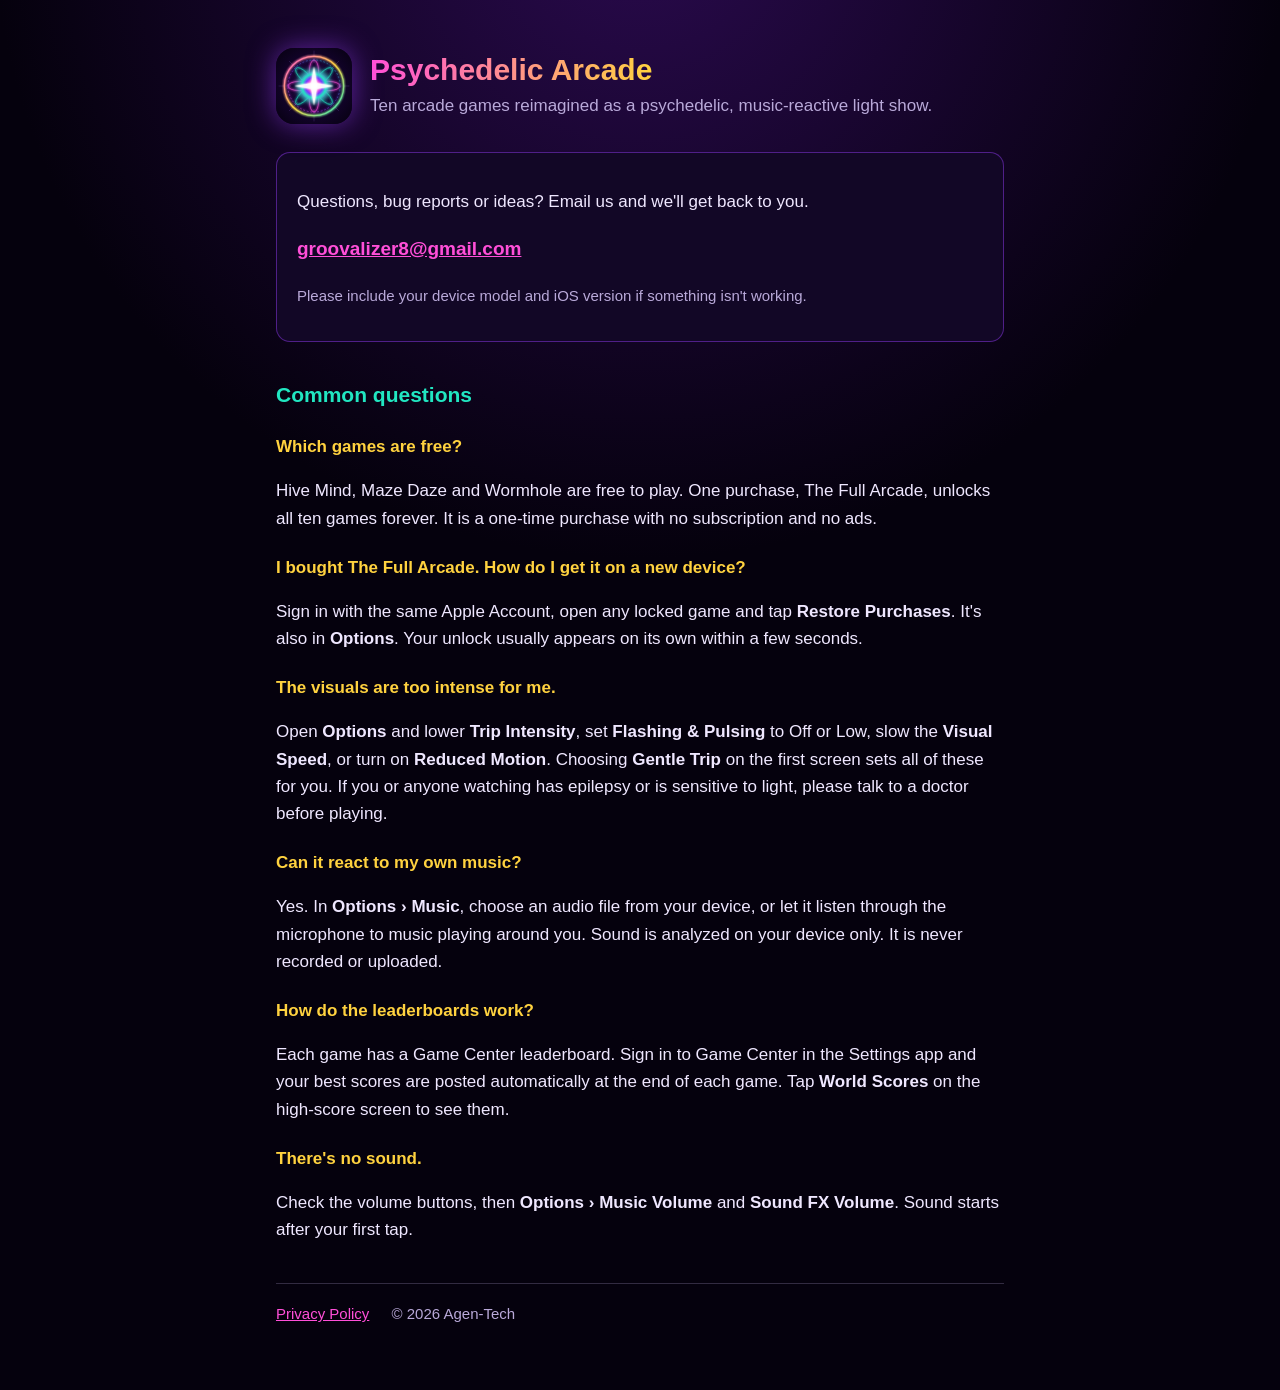
<file: index.html>
<!doctype html>
<html lang="en">
  <head>
    <meta charset="utf-8" />
    <meta name="viewport" content="width=device-width, initial-scale=1" />
    <title>Psychedelic Arcade · Support</title>
    <meta name="description" content="Help and contact for Psychedelic Arcade, ten classic-style arcade games reimagined as a psychedelic, music-reactive light show." />
    <link rel="icon" href="icon.svg" />
    <link rel="stylesheet" href="style.css" />
  </head>
  <body>
    <main>
      <header>
        <img src="icon.svg" alt="Psychedelic Arcade app icon" />
        <div>
          <h1>Psychedelic Arcade</h1>
          <p class="tagline">Ten arcade games reimagined as a psychedelic, music-reactive light show.</p>
        </div>
      </header>

      <div class="card">
        <p>Questions, bug reports or ideas? Email us and we'll get back to you.</p>
        <p class="contact"><a href="mailto:groovalizer8@gmail.com">groovalizer8@gmail.com</a></p>
        <p class="small">Please include your device model and iOS version if something isn't working.</p>
      </div>

      <h2>Common questions</h2>

      <h3>Which games are free?</h3>
      <p>Hive Mind, Maze Daze and Wormhole are free to play. One purchase, The Full Arcade, unlocks all ten games forever. It is a one-time purchase with no subscription and no ads.</p>

      <h3>I bought The Full Arcade. How do I get it on a new device?</h3>
      <p>Sign in with the same Apple Account, open any locked game and tap <strong>Restore Purchases</strong>. It's also in <strong>Options</strong>. Your unlock usually appears on its own within a few seconds.</p>

      <h3>The visuals are too intense for me.</h3>
      <p>Open <strong>Options</strong> and lower <strong>Trip Intensity</strong>, set <strong>Flashing &amp; Pulsing</strong> to Off or Low, slow the <strong>Visual Speed</strong>, or turn on <strong>Reduced Motion</strong>. Choosing <strong>Gentle Trip</strong> on the first screen sets all of these for you. If you or anyone watching has epilepsy or is sensitive to light, please talk to a doctor before playing.</p>

      <h3>Can it react to my own music?</h3>
      <p>Yes. In <strong>Options › Music</strong>, choose an audio file from your device, or let it listen through the microphone to music playing around you. Sound is analyzed on your device only. It is never recorded or uploaded.</p>

      <h3>How do the leaderboards work?</h3>
      <p>Each game has a Game Center leaderboard. Sign in to Game Center in the Settings app and your best scores are posted automatically at the end of each game. Tap <strong>World Scores</strong> on the high-score screen to see them.</p>

      <h3>There's no sound.</h3>
      <p>Check the volume buttons, then <strong>Options › Music Volume</strong> and <strong>Sound FX Volume</strong>. Sound starts after your first tap.</p>

      <nav>
        <a href="privacy.html">Privacy Policy</a>
        <span>© 2026 Agen-Tech</span>
      </nav>
    </main>
  </body>
</html>
</file>
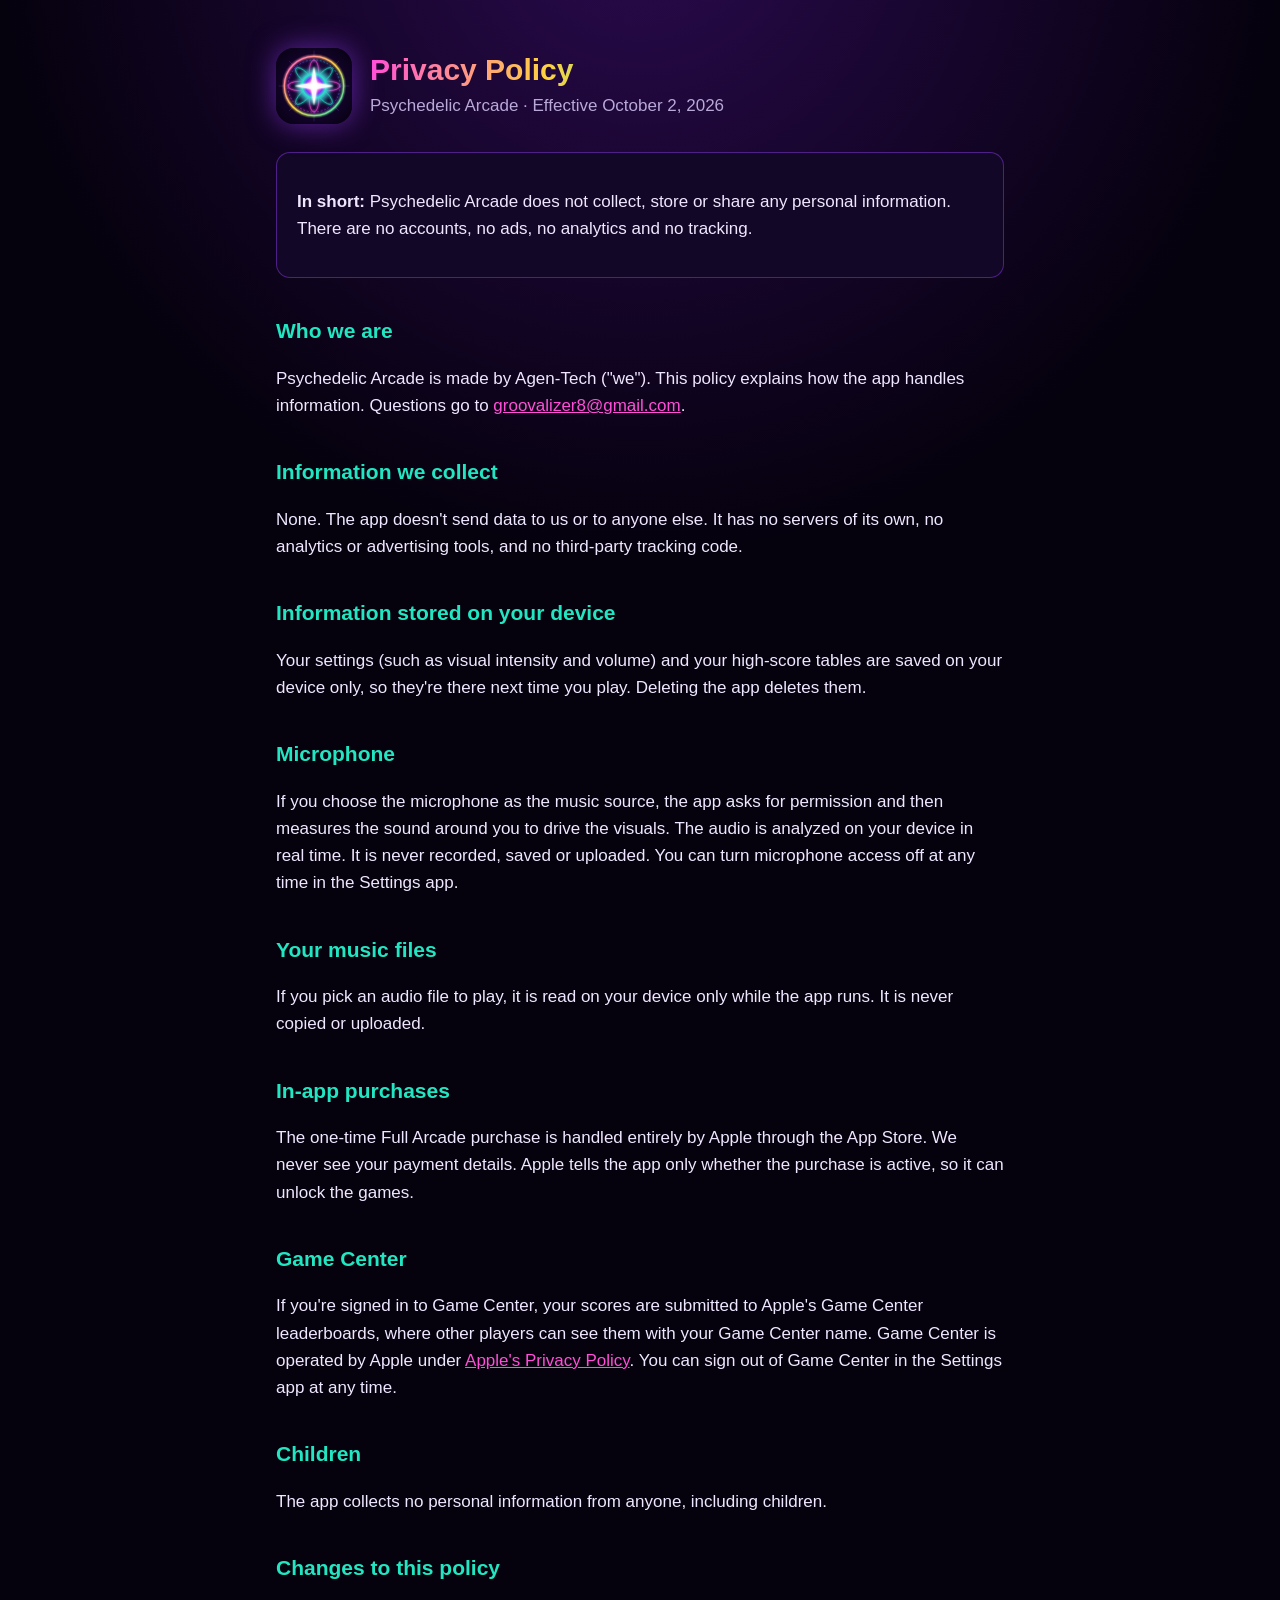
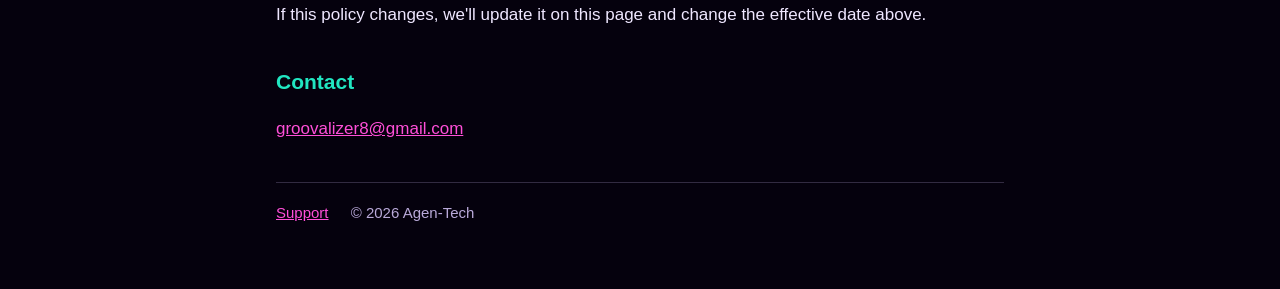
<file: privacy.html>
<!doctype html>
<html lang="en">
  <head>
    <meta charset="utf-8" />
    <meta name="viewport" content="width=device-width, initial-scale=1" />
    <title>Psychedelic Arcade · Privacy Policy</title>
    <meta name="description" content="Privacy policy for the Psychedelic Arcade app." />
    <link rel="icon" href="icon.svg" />
    <link rel="stylesheet" href="style.css" />
  </head>
  <body>
    <main>
      <header>
        <img src="icon.svg" alt="Psychedelic Arcade app icon" />
        <div>
          <h1>Privacy Policy</h1>
          <p class="tagline">Psychedelic Arcade · Effective October 2, 2026</p>
        </div>
      </header>

      <div class="card">
        <p><strong>In short:</strong> Psychedelic Arcade does not collect, store or share any personal information. There are no accounts, no ads, no analytics and no tracking.</p>
      </div>

      <h2>Who we are</h2>
      <p>Psychedelic Arcade is made by Agen-Tech ("we"). This policy explains how the app handles information. Questions go to <a href="mailto:groovalizer8@gmail.com">groovalizer8@gmail.com</a>.</p>

      <h2>Information we collect</h2>
      <p>None. The app doesn't send data to us or to anyone else. It has no servers of its own, no analytics or advertising tools, and no third-party tracking code.</p>

      <h2>Information stored on your device</h2>
      <p>Your settings (such as visual intensity and volume) and your high-score tables are saved on your device only, so they're there next time you play. Deleting the app deletes them.</p>

      <h2>Microphone</h2>
      <p>If you choose the microphone as the music source, the app asks for permission and then measures the sound around you to drive the visuals. The audio is analyzed on your device in real time. It is never recorded, saved or uploaded. You can turn microphone access off at any time in the Settings app.</p>

      <h2>Your music files</h2>
      <p>If you pick an audio file to play, it is read on your device only while the app runs. It is never copied or uploaded.</p>

      <h2>In-app purchases</h2>
      <p>The one-time Full Arcade purchase is handled entirely by Apple through the App Store. We never see your payment details. Apple tells the app only whether the purchase is active, so it can unlock the games.</p>

      <h2>Game Center</h2>
      <p>If you're signed in to Game Center, your scores are submitted to Apple's Game Center leaderboards, where other players can see them with your Game Center name. Game Center is operated by Apple under <a href="https://www.apple.com/legal/privacy/">Apple's Privacy Policy</a>. You can sign out of Game Center in the Settings app at any time.</p>

      <h2>Children</h2>
      <p>The app collects no personal information from anyone, including children.</p>

      <h2>Changes to this policy</h2>
      <p>If this policy changes, we'll update it on this page and change the effective date above.</p>

      <h2>Contact</h2>
      <p><a href="mailto:groovalizer8@gmail.com">groovalizer8@gmail.com</a></p>

      <nav>
        <a href="index.html">Support</a>
        <span>© 2026 Agen-Tech</span>
      </nav>
    </main>
  </body>
</html>
</file>
<file: style.css>
:root {
  --bg: #05010d;
  --panel: #120726;
  --text: #efe7ff;
  --muted: #b9a9d9;
  --pink: #ff4fd8;
  --violet: #9a3cff;
  --teal: #21e6c1;
  --gold: #ffd23f;
  color-scheme: dark;
}
* {
  box-sizing: border-box;
}
body {
  margin: 0;
  background: radial-gradient(circle at 50% -10%, #2a0a4e 0%, var(--bg) 55%) fixed, var(--bg);
  color: var(--text);
  font: 17px/1.6 -apple-system, BlinkMacSystemFont, 'Segoe UI', Roboto, Helvetica, Arial, sans-serif;
}
main {
  max-width: 760px;
  margin: 0 auto;
  padding: 48px 16px 64px;
}
header {
  display: flex;
  align-items: center;
  gap: 18px;
  margin-bottom: 28px;
}
header img {
  width: 76px;
  height: 76px;
  border-radius: 18px;
  box-shadow: 0 0 28px rgba(154, 60, 255, 0.55);
}
h1 {
  margin: 0;
  font-size: 30px;
  line-height: 1.15;
  background: linear-gradient(90deg, var(--pink), var(--gold), var(--teal));
  -webkit-background-clip: text;
  background-clip: text;
  color: transparent;
}
.tagline {
  margin: 4px 0 0;
  color: var(--muted);
}
h2 {
  margin: 36px 0 8px;
  font-size: 21px;
  color: var(--teal);
}
h3 {
  margin: 22px 0 4px;
  font-size: 17px;
  color: var(--gold);
}
p,
li {
  color: var(--text);
}
.card {
  background: var(--panel);
  border: 1px solid rgba(154, 60, 255, 0.45);
  border-radius: 14px;
  padding: 18px 20px;
  margin: 18px 0;
}
a {
  color: var(--pink);
}
.contact {
  font-size: 19px;
  font-weight: 600;
}
nav {
  margin-top: 40px;
  padding-top: 18px;
  border-top: 1px solid rgba(185, 169, 217, 0.25);
  color: var(--muted);
  font-size: 15px;
}
nav a {
  margin-right: 18px;
}
.small {
  color: var(--muted);
  font-size: 15px;
}
header div {
  min-width: 0;
}
h1 {
  overflow-wrap: anywhere;
}
@media (max-width: 420px) {
  header img {
    width: 56px;
    height: 56px;
    border-radius: 13px;
  }
  h1 {
    font-size: 24px;
  }
}
</file>
